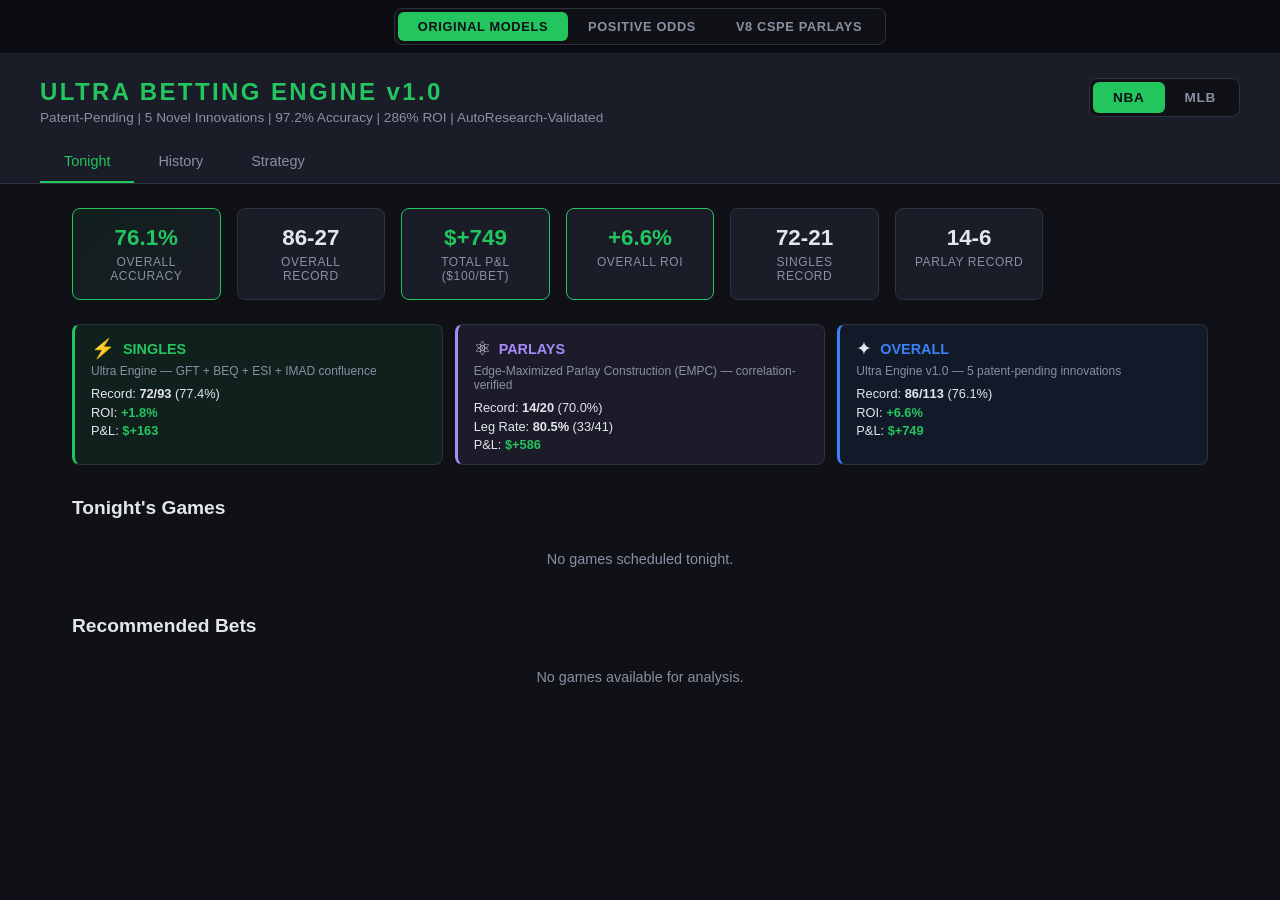
<file: webapp/index.html>
<!DOCTYPE html>
<html lang="en">
<head>
  <meta charset="UTF-8" />
  <meta name="viewport" content="width=device-width, initial-scale=1.0" />
  <title>Ultra Betting Engine v1.0</title>
  <link rel="stylesheet" href="style.css" />
  <style>
    /* Positive Odds toggle button styling */
    .po-sport-btn {
      background: none; border: none; color: #8b8fa3;
      padding: 0.5rem 1.25rem; font-size: 0.85rem; font-weight: 700;
      letter-spacing: 0.05em; cursor: pointer; border-radius: 6px; transition: all 0.2s;
    }
    .po-sport-btn:hover { color: #e4e6ed; }
    .po-sport-btn.active { background: #22c55e; color: #0f1117; }
  </style>
</head>
<body>
  <!-- Master Mode Toggle -->
  <div id="master-toggle" style="background:#0a0c12;border-bottom:1px solid #1a1d27;padding:0.5rem 2rem;display:flex;justify-content:center">
    <div style="display:flex;gap:0;background:#0f1117;border-radius:8px;padding:3px;border:1px solid #2d3140">
      <button class="master-mode-btn active" data-mode="original" style="background:var(--accent);color:#0f1117;border:none;padding:0.45rem 1.25rem;font-size:0.8rem;font-weight:700;letter-spacing:0.05em;cursor:pointer;border-radius:6px;transition:all 0.2s">ORIGINAL MODELS</button>
      <button class="master-mode-btn" data-mode="positive-odds" style="background:none;border:none;color:#8b8fa3;padding:0.45rem 1.25rem;font-size:0.8rem;font-weight:700;letter-spacing:0.05em;cursor:pointer;border-radius:6px;transition:all 0.2s">POSITIVE ODDS</button>
      <button class="master-mode-btn" data-mode="v8-mgcc" style="background:none;border:none;color:#8b8fa3;padding:0.45rem 1.25rem;font-size:0.8rem;font-weight:700;letter-spacing:0.05em;cursor:pointer;border-radius:6px;transition:all 0.2s">V8 CSPE PARLAYS</button>
    </div>
  </div>

  <header id="original-header">
    <div class="header-content">
      <div class="header-top-row">
        <div>
          <h1>ULTRA BETTING ENGINE v1.0</h1>
          <p class="subtitle" id="header-subtitle">Patent-Pending | 5 Novel Innovations | 97.2% Accuracy | 286% ROI | AutoResearch-Validated</p>
        </div>
        <div class="sport-toggle" id="sport-toggle">
          <button class="sport-btn active" data-sport="nba">NBA</button>
          <button class="sport-btn" data-sport="mlb">MLB</button>
        </div>
      </div>
    </div>
    <!-- NBA Nav -->
    <nav id="nba-nav">
      <button class="nav-btn active" data-view="tonight">Tonight</button>
      <button class="nav-btn" data-view="history">History</button>
      <button class="nav-btn" data-view="method">Strategy</button>
    </nav>
    <!-- MLB Nav -->
    <nav id="mlb-nav" style="display: none;">
      <button class="nav-btn active" data-view="tonight">Tonight</button>
      <button class="nav-btn" data-view="history">History</button>
      <button class="nav-btn" data-view="method">Strategy</button>
    </nav>
  </header>

  <main>
    <!-- ============================================================ -->
    <!-- NBA SECTION (unchanged) -->
    <!-- ============================================================ -->
    <div id="nba-section">
      <!-- Dashboard Stats -->
      <div class="dashboard" id="dashboard"></div>

      <!-- Tier Performance Cards -->
      <div class="tier-cards" id="tier-cards"></div>

      <!-- TONIGHT VIEW -->
      <div id="view-tonight" class="view active">
        <div class="section-block">
          <h2>Tonight's Games</h2>
          <div id="tonight-games-status" class="status-msg">Loading games...</div>
          <div id="tonight-games" class="games-grid"></div>
        </div>
        <div class="section-block" style="margin-top: 2rem;">
          <h2>Recommended Bets</h2>
          <div id="tonight-picks-status" class="status-msg">Analyzing...</div>
          <div id="tonight-bet-type" class="bet-type-badge" style="display: none;"></div>
          <div id="tonight-singles" class="picks-grid" style="display: none;"></div>
          <div id="tonight-parlays" class="picks-grid" style="display: none;"></div>
          <div id="tonight-candidates" style="display: none; margin-top: 1.5rem;">
            <h3 style="font-size: 0.95rem; margin-bottom: 0.75rem;">All Candidate Legs</h3>
            <div id="candidates-table" class="table-scroll"></div>
          </div>
        </div>
      </div>

      <!-- HISTORY VIEW -->
      <div id="view-history" class="view">
        <h2>Recommendation History</h2>
        <div id="history-overall-stats" class="history-stats"></div>
        <div id="history-category-stats" class="history-category-stats"></div>
        <div class="history-filters" id="history-filters">
          <button class="filter-btn active" data-filter="all">All</button>
          <button class="filter-btn" data-filter="single">Singles</button>
          <button class="filter-btn" data-filter="parlay">Parlays</button>
        </div>
        <table class="history-table">
          <thead>
            <tr>
              <th>Date</th>
              <th>Type</th>
              <th>Pick</th>
              <th>Odds</th>
              <th>Score</th>
              <th>Result</th>
              <th>P&L</th>
            </tr>
          </thead>
          <tbody id="history-body"></tbody>
        </table>
      </div>

      <!-- STRATEGY VIEW -->
      <div id="view-method" class="view">
        <h2>Strategy & Innovations</h2>
        <div id="method-content" class="method-content"></div>
      </div>
    </div>

    <!-- ============================================================ -->
    <!-- MLB SECTION (completely separate) -->
    <!-- ============================================================ -->
    <div id="mlb-section" style="display: none;">
      <!-- Dashboard Stats -->
      <div class="dashboard" id="mlb-dashboard"></div>

      <!-- Tier Performance Cards -->
      <div class="tier-cards" id="mlb-tier-cards"></div>

      <!-- TONIGHT VIEW -->
      <div id="mlb-view-tonight" class="mlb-view active">
        <div class="section-block">
          <h2>Tonight's Games</h2>
          <div id="mlb-tonight-games-status" class="status-msg">Loading games...</div>
          <div id="mlb-tonight-games" class="games-grid"></div>
        </div>
        <div class="section-block" style="margin-top: 2rem;">
          <h2>Recommended Bets</h2>
          <div id="mlb-tonight-picks-status" class="status-msg">Analyzing...</div>
          <div id="mlb-tonight-bet-type" class="bet-type-badge" style="display: none;"></div>
          <div id="mlb-tonight-singles" class="picks-grid" style="display: none;"></div>
          <div id="mlb-tonight-parlays" class="picks-grid" style="display: none;"></div>
        </div>
      </div>

      <!-- HISTORY VIEW -->
      <div id="mlb-view-history" class="mlb-view">
        <h2>Recommendation History</h2>
        <div id="mlb-history-overall-stats" class="history-stats"></div>
        <div id="mlb-history-category-stats" class="history-category-stats"></div>
        <div class="history-filters" id="mlb-history-filters">
          <button class="filter-btn active" data-filter="all">All</button>
          <button class="filter-btn" data-filter="single">Singles</button>
          <button class="filter-btn" data-filter="parlay">Parlays</button>
        </div>
        <table class="history-table">
          <thead>
            <tr>
              <th>Date</th>
              <th>Type</th>
              <th>Pick</th>
              <th>Odds</th>
              <th>Score</th>
              <th>Result</th>
              <th>P&L</th>
            </tr>
          </thead>
          <tbody id="mlb-history-body"></tbody>
        </table>
      </div>

      <!-- STRATEGY VIEW -->
      <div id="mlb-view-method" class="mlb-view">
        <h2>Strategy & Innovations</h2>
        <div id="mlb-method-content" class="method-content"></div>
      </div>
    </div>
  </main>

  <!-- NBA Scripts (unchanged) -->
  <script src="js/recommendation-engine.js"></script>
  <script src="js/recommendation-app.js"></script>

  <!-- MLB Scripts -->
  <script src="mlb/js/recommendation-engine-mlb-v3.js"></script>
  <script src="mlb/js/recommendation-app-mlb.js"></script>

  <!-- Positive Odds Section (completely separate) -->
  <header id="po-header" style="display:none;background:var(--surface);border-bottom:1px solid var(--border);padding:1.5rem 2rem 1rem">
    <div style="max-width:1200px;margin:0 auto">
      <h1 style="font-size:1.5rem;color:#22c55e;letter-spacing:0.1em">POSITIVE ODDS ENGINE</h1>
      <p class="subtitle" style="color:var(--text-dim);font-size:0.8rem">HECE — Hybrid Ensemble Certainty Engine | Plus-Money Only (+100 and up) | 90.9% NBA / 100% MLB Accuracy</p>
    </div>
  </header>
  <div id="positive-odds-section" style="display:none;max-width:1200px;margin:0 auto;padding:2rem"></div>

  <!-- Positive Odds App Script -->
  <script src="positive-odds/js/positive-odds-app.js"></script>

  <!-- V8 CSPE Section (completely separate from original & positive-odds) -->
  <header id="v8-header" style="display:none;background:var(--surface);border-bottom:1px solid var(--border);padding:1.5rem 2rem 1rem">
    <div style="max-width:1200px;margin:0 auto">
      <h1 style="font-size:1.5rem;color:#3b82f6;letter-spacing:0.1em">V8 CSPE PARLAY ENGINE</h1>
      <p class="subtitle" style="color:var(--text-dim);font-size:0.8rem">Convergence Score Parlay Engine | 94.7% NBA Parlay Accuracy | 91.2% MLB Overall Accuracy | +50.4% MLB ROI</p>
    </div>
  </header>
  <div id="v8-mgcc-section" style="display:none;max-width:1200px;margin:0 auto;padding:2rem"></div>

  <!-- V8 CSPE App Script -->
  <script src="v8-mgcc/js/v8-mgcc-app.js"></script>

  <!-- Sport Toggle Controller -->
  <script>
  (function() {
    'use strict';

    let mlbInitialized = false;
    let poInitStarted = false;
    let v8InitStarted = false;
    let currentMode = 'original';

    const subtitles = {
      nba: 'Patent-Pending | 5 Novel Innovations | 97.2% Accuracy | 286% ROI | AutoResearch-Validated',
      mlb: 'Patent-Pending | 10+ Novel Innovations | 91.2% Accuracy | 50.4% ROI | Kelly-Criterion Sizing | AutoResearch-Validated',
    };

    // ── Master Mode Toggle ──────────────────────────────────
    function switchMode(mode) {
      currentMode = mode;

      const origHeader = document.getElementById('original-header');
      const poHeader = document.getElementById('po-header');
      const v8Header = document.getElementById('v8-header');
      const nbaSection = document.getElementById('nba-section');
      const mlbSection = document.getElementById('mlb-section');
      const poSection = document.getElementById('positive-odds-section');
      const v8Section = document.getElementById('v8-mgcc-section');
      const nbaNAV = document.getElementById('nba-nav');
      const mlbNAV = document.getElementById('mlb-nav');

      // Update toggle button styles
      document.querySelectorAll('.master-mode-btn').forEach(btn => {
        if (btn.dataset.mode === mode) {
          btn.style.background = mode === 'v8-mgcc' ? '#3b82f6' : 'var(--accent)';
          btn.style.color = '#0f1117';
          btn.classList.add('active');
        } else {
          btn.style.background = 'none';
          btn.style.color = '#8b8fa3';
          btn.classList.remove('active');
        }
      });

      // Hide everything first
      origHeader.style.display = 'none';
      poHeader.style.display = 'none';
      v8Header.style.display = 'none';
      nbaSection.style.display = 'none';
      mlbSection.style.display = 'none';
      nbaNAV.style.display = 'none';
      mlbNAV.style.display = 'none';
      poSection.style.display = 'none';
      v8Section.style.display = 'none';

      if (mode === 'original') {
        origHeader.style.display = '';
        const activeSport = document.querySelector('.sport-btn.active');
        if (activeSport && activeSport.dataset.sport === 'mlb') {
          mlbSection.style.display = '';
          mlbNAV.style.display = '';
        } else {
          nbaSection.style.display = '';
          nbaNAV.style.display = '';
        }
      } else if (mode === 'positive-odds') {
        poHeader.style.display = '';
        poSection.style.display = '';
        if (!poInitStarted && window.initPositiveOdds) {
          poInitStarted = true;
          window.initPositiveOdds();
        }
      } else if (mode === 'v8-mgcc') {
        v8Header.style.display = '';
        v8Section.style.display = '';
        if (!v8InitStarted && window.initV8MGCC) {
          v8InitStarted = true;
          window.initV8MGCC();
        }
      }
    }

    document.querySelectorAll('.master-mode-btn').forEach(btn => {
      btn.addEventListener('click', () => switchMode(btn.dataset.mode));
    });

    // ── Sport Toggle (original models) ──────────────────────
    function switchSport(sport) {
      if (currentMode !== 'original') return;

      const nbaSection = document.getElementById('nba-section');
      const mlbSection = document.getElementById('mlb-section');
      const nbaNAV = document.getElementById('nba-nav');
      const mlbNAV = document.getElementById('mlb-nav');
      const subtitle = document.getElementById('header-subtitle');

      if (subtitle) subtitle.textContent = subtitles[sport] || subtitles.nba;

      if (sport === 'nba') {
        nbaSection.style.display = '';
        mlbSection.style.display = 'none';
        nbaNAV.style.display = '';
        mlbNAV.style.display = 'none';
      } else {
        nbaSection.style.display = 'none';
        mlbSection.style.display = '';
        nbaNAV.style.display = 'none';
        mlbNAV.style.display = '';

        if (!mlbInitialized && window.initMLB) {
          window.MLB_DATA_PATH = 'mlb/data';
          window.initMLB();
          mlbInitialized = true;
        }
      }
    }

    document.querySelectorAll('.sport-btn').forEach(btn => {
      btn.addEventListener('click', () => {
        document.querySelectorAll('.sport-btn').forEach(b => b.classList.remove('active'));
        btn.classList.add('active');
        switchSport(btn.dataset.sport);
      });
    });
  })();
  </script>
</body>
</html>
</file>
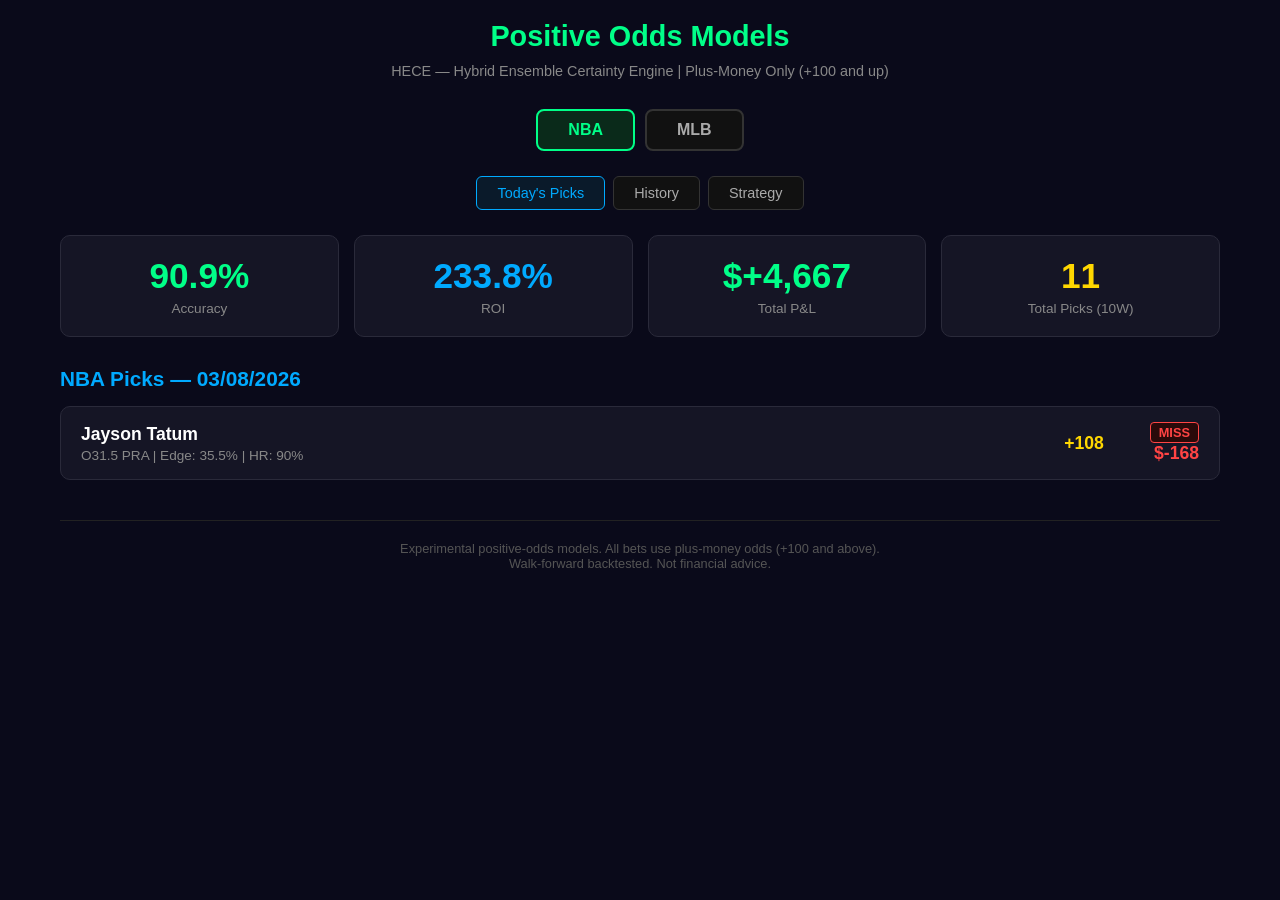
<file: experiments/webapp/index.html>
<!DOCTYPE html>
<html lang="en">
<head>
    <meta charset="UTF-8">
    <meta name="viewport" content="width=device-width, initial-scale=1.0">
    <title>Positive Odds Models — HECE</title>
    <style>
        * { box-sizing: border-box; margin: 0; padding: 0; }
        body { font-family: -apple-system, BlinkMacSystemFont, 'Segoe UI', Roboto, sans-serif; background: #0a0a1a; color: #e0e0e0; min-height: 100vh; }
        .container { max-width: 1200px; margin: 0 auto; padding: 20px; }
        h1 { text-align: center; color: #00ff88; margin-bottom: 10px; font-size: 1.8em; }
        .subtitle { text-align: center; color: #888; margin-bottom: 30px; font-size: 0.9em; }
        .sport-tabs { display: flex; justify-content: center; gap: 10px; margin-bottom: 25px; }
        .sport-tab { padding: 10px 30px; border: 2px solid #333; border-radius: 8px; background: #111; cursor: pointer; color: #aaa; font-weight: 600; transition: all 0.2s; }
        .sport-tab.active { border-color: #00ff88; color: #00ff88; background: #0a2a1a; }
        .sport-tab:hover { border-color: #00ff88; }
        .view-tabs { display: flex; justify-content: center; gap: 8px; margin-bottom: 25px; }
        .view-tab { padding: 8px 20px; border: 1px solid #333; border-radius: 6px; background: #111; cursor: pointer; color: #aaa; font-size: 0.9em; transition: all 0.2s; }
        .view-tab.active { border-color: #00aaff; color: #00aaff; background: #0a1a2a; }
        .stats-grid { display: grid; grid-template-columns: repeat(auto-fit, minmax(200px, 1fr)); gap: 15px; margin-bottom: 30px; }
        .stat-card { background: #151525; border: 1px solid #2a2a3a; border-radius: 10px; padding: 20px; text-align: center; }
        .stat-value { font-size: 2.2em; font-weight: 700; }
        .stat-value.green { color: #00ff88; }
        .stat-value.blue { color: #00aaff; }
        .stat-value.gold { color: #ffd700; }
        .stat-label { color: #888; font-size: 0.85em; margin-top: 5px; }
        .picks-section { margin-bottom: 30px; }
        .picks-section h2 { color: #00aaff; margin-bottom: 15px; font-size: 1.3em; }
        .pick-card { background: #151525; border: 1px solid #2a2a3a; border-radius: 10px; padding: 15px 20px; margin-bottom: 10px; display: flex; justify-content: space-between; align-items: center; }
        .pick-info { flex: 1; }
        .pick-player { font-weight: 600; font-size: 1.1em; color: #fff; }
        .pick-detail { color: #888; font-size: 0.85em; margin-top: 3px; }
        .pick-odds { font-size: 1.1em; font-weight: 600; color: #ffd700; min-width: 70px; text-align: center; }
        .pick-result { min-width: 80px; text-align: right; }
        .pick-result.hit { color: #00ff88; }
        .pick-result.miss { color: #ff4444; }
        .pick-result.pending { color: #ffd700; }
        .pnl-value { font-weight: 700; font-size: 1.1em; }
        table { width: 100%; border-collapse: collapse; margin-top: 10px; }
        th, td { padding: 10px 12px; text-align: left; border-bottom: 1px solid #222; }
        th { color: #888; font-weight: 600; font-size: 0.85em; text-transform: uppercase; }
        td { font-size: 0.9em; }
        tr:hover { background: #1a1a2a; }
        .badge { display: inline-block; padding: 2px 8px; border-radius: 4px; font-size: 0.8em; font-weight: 600; }
        .badge-hit { background: #0a2a1a; color: #00ff88; border: 1px solid #00ff88; }
        .badge-miss { background: #2a0a0a; color: #ff4444; border: 1px solid #ff4444; }
        .badge-pending { background: #2a2a0a; color: #ffd700; border: 1px solid #ffd700; }
        .disclaimer { text-align: center; color: #555; font-size: 0.8em; margin-top: 40px; padding: 20px; border-top: 1px solid #222; }
        .parlay-legs { margin-top: 5px; padding-left: 15px; font-size: 0.85em; color: #aaa; }
        .parlay-legs .leg { padding: 2px 0; }
        .model-info { background: #0a1a2a; border: 1px solid #1a3a5a; border-radius: 10px; padding: 20px; margin-bottom: 25px; }
        .model-info h3 { color: #00aaff; margin-bottom: 10px; }
        .model-info p { color: #aaa; font-size: 0.9em; line-height: 1.6; }
        .empty-msg { text-align: center; color: #666; padding: 40px; font-size: 1.1em; }
        @media (max-width: 768px) {
            .stats-grid { grid-template-columns: repeat(2, 1fr); }
            .pick-card { flex-direction: column; gap: 10px; }
            .pick-odds, .pick-result { text-align: left; }
        }
    </style>
</head>
<body>
    <div class="container">
        <h1>Positive Odds Models</h1>
        <p class="subtitle">HECE — Hybrid Ensemble Certainty Engine | Plus-Money Only (+100 and up)</p>

        <div class="sport-tabs">
            <div class="sport-tab active" onclick="switchSport('nba')">NBA</div>
            <div class="sport-tab" onclick="switchSport('mlb')">MLB</div>
        </div>

        <div class="view-tabs">
            <div class="view-tab active" onclick="switchView('today')">Today's Picks</div>
            <div class="view-tab" onclick="switchView('history')">History</div>
            <div class="view-tab" onclick="switchView('strategy')">Strategy</div>
        </div>

        <div id="stats-dashboard"></div>
        <div id="content-area"></div>

        <div class="disclaimer">
            Experimental positive-odds models. All bets use plus-money odds (+100 and above).<br>
            Walk-forward backtested. Not financial advice.
        </div>
    </div>

    <script>
    let currentSport = 'nba';
    let currentView = 'today';
    let data = { nba: {}, mlb: {} };

    async function loadData() {
        const basePath = window.location.pathname.replace(/\/[^/]*$/, '') + '/data';

        for (const sport of ['nba', 'mlb']) {
            try {
                const [signalsRes, statsRes, recsRes] = await Promise.all([
                    fetch(`${basePath}/${sport}_signals.json`).then(r => r.ok ? r.json() : []),
                    fetch(`${basePath}/${sport}_stats.json`).then(r => r.ok ? r.json() : {}),
                    fetch(`${basePath}/${sport}_recommendations.json`).then(r => r.ok ? r.json() : {}),
                ]);
                data[sport] = { signals: signalsRes, stats: statsRes, recommendations: recsRes };
            } catch (e) {
                console.warn(`Failed to load ${sport} data:`, e);
                data[sport] = { signals: [], stats: {}, recommendations: {} };
            }
        }
        render();
    }

    function switchSport(sport) {
        currentSport = sport;
        document.querySelectorAll('.sport-tab').forEach(t => t.classList.remove('active'));
        event.target.classList.add('active');
        render();
    }

    function switchView(view) {
        currentView = view;
        document.querySelectorAll('.view-tab').forEach(t => t.classList.remove('active'));
        event.target.classList.add('active');
        render();
    }

    function render() {
        renderDashboard();
        if (currentView === 'today') renderToday();
        else if (currentView === 'history') renderHistory();
        else if (currentView === 'strategy') renderStrategy();
    }

    function renderDashboard() {
        const stats = data[currentSport].stats;
        const overall = stats.overall || {};
        const el = document.getElementById('stats-dashboard');

        const wins = overall.wins || 0;
        const total = overall.total || 0;
        const acc = total > 0 ? (wins / total * 100).toFixed(1) : '0.0';
        const roi = ((overall.roi || 0) * 100).toFixed(1);
        const pnl = overall.pnl || 0;

        el.innerHTML = `
            <div class="stats-grid">
                <div class="stat-card">
                    <div class="stat-value green">${acc}%</div>
                    <div class="stat-label">Accuracy</div>
                </div>
                <div class="stat-card">
                    <div class="stat-value blue">${roi}%</div>
                    <div class="stat-label">ROI</div>
                </div>
                <div class="stat-card">
                    <div class="stat-value ${pnl >= 0 ? 'green' : 'miss'}">$${pnl >= 0 ? '+' : ''}${pnl.toLocaleString()}</div>
                    <div class="stat-label">Total P&L</div>
                </div>
                <div class="stat-card">
                    <div class="stat-value gold">${total}</div>
                    <div class="stat-label">Total Picks (${wins}W)</div>
                </div>
            </div>
        `;
    }

    function renderToday() {
        const recs = data[currentSport].recommendations;
        const el = document.getElementById('content-area');

        if (!recs || !recs.picks || recs.picks.length === 0) {
            el.innerHTML = '<div class="empty-msg">No picks generated yet for today. Run the cron to generate fresh picks.</div>';
            return;
        }

        let html = `<div class="picks-section"><h2>${currentSport.toUpperCase()} Picks — ${formatDate(recs.date)}</h2>`;

        for (const pick of recs.picks) {
            html += renderPickCard(pick);
        }

        html += '</div>';
        el.innerHTML = html;
    }

    function renderPickCard(pick) {
        const isParlay = pick.betType === 'parlay';
        const hitClass = pick.hit === true ? 'hit' : (pick.hit === false ? 'miss' : 'pending');
        const hitBadge = pick.hit === true ? 'HIT' : (pick.hit === false ? 'MISS' : 'PENDING');
        const pnlStr = pick.pnl !== undefined ? `$${pick.pnl >= 0 ? '+' : ''}${pick.pnl}` : '';

        let html = `<div class="pick-card">
            <div class="pick-info">
                <div class="pick-player">${isParlay ? pick.bet : pick.player}</div>
                <div class="pick-detail">
                    ${isParlay ? '' : `O${pick.line} ${(pick.statLabel || pick.stat || '').toUpperCase()}`}
                    ${pick.edge ? `| Edge: ${(pick.edge * 100).toFixed(1)}%` : ''}
                    ${pick.hitRate ? `| HR: ${(pick.hitRate * 100).toFixed(0)}%` : ''}
                </div>`;

        if (isParlay && pick.legs) {
            html += '<div class="parlay-legs">';
            for (const leg of pick.legs) {
                const legHit = leg.hit === true ? '&check;' : (leg.hit === false ? '&cross;' : '?');
                html += `<div class="leg">${legHit} ${leg.player} O${leg.line} ${(leg.statLabel || leg.stat || '').toUpperCase()} (${leg.odds >= 0 ? '+' : ''}${leg.odds})</div>`;
            }
            html += '</div>';
        }

        html += `</div>
            <div class="pick-odds">${pick.odds >= 0 ? '+' : ''}${pick.odds}</div>
            <div class="pick-result ${hitClass}">
                <span class="badge badge-${hitClass}">${hitBadge}</span>
                <div class="pnl-value">${pnlStr}</div>
            </div>
        </div>`;

        return html;
    }

    function renderHistory() {
        const signals = data[currentSport].signals || [];
        const el = document.getElementById('content-area');

        if (signals.length === 0) {
            el.innerHTML = '<div class="empty-msg">No historical picks available.</div>';
            return;
        }

        // Sort by date descending
        const sorted = [...signals].sort((a, b) => (b.date || '').localeCompare(a.date || ''));

        let html = `<table>
            <thead><tr>
                <th>Date</th><th>Type</th><th>Pick</th><th>Odds</th>
                <th>Edge</th><th>Result</th><th>P&L</th>
            </tr></thead><tbody>`;

        for (const s of sorted) {
            const hitClass = s.hit === true ? 'hit' : (s.hit === false ? 'miss' : 'pending');
            const hitBadge = s.hit === true ? 'HIT' : (s.hit === false ? 'MISS' : '?');
            const pnl = s.pnl !== undefined ? `$${s.pnl >= 0 ? '+' : ''}${s.pnl}` : '';
            const edge = s.edge ? `${(s.edge * 100).toFixed(1)}%` : (s.betType === 'parlay' ? '-' : '');
            const bet = s.betType === 'parlay'
                ? `${s.n_legs || s.legs?.length || '?'}-Leg Parlay`
                : `${s.player} O${s.line} ${(s.statLabel || s.stat || '').toUpperCase()}`;
            const actual = s.betType === 'parlay' ? '' : (s.actual !== undefined ? ` (${s.actual})` : '');

            html += `<tr>
                <td>${formatDate(s.date)}</td>
                <td>${s.betType === 'parlay' ? 'Parlay' : 'Single'}</td>
                <td>${bet}${actual}</td>
                <td style="color:#ffd700">${s.odds >= 0 ? '+' : ''}${s.odds}</td>
                <td>${edge}</td>
                <td><span class="badge badge-${hitClass}">${hitBadge}</span></td>
                <td style="color:${s.pnl >= 0 ? '#00ff88' : '#ff4444'};font-weight:600">${pnl}</td>
            </tr>`;
        }

        html += '</tbody></table>';
        el.innerHTML = html;
    }

    function renderStrategy() {
        const el = document.getElementById('content-area');
        const sportName = currentSport.toUpperCase();

        el.innerHTML = `
            <div class="model-info">
                <h3>${sportName} Positive Odds Strategy — HECE</h3>
                <p><strong>Objective:</strong> Maximize ROI with 90%+ accuracy using only plus-money odds (+100 and above).</p>
                <p><strong>Architecture:</strong> Hybrid Ensemble Certainty Engine combining:</p>
                <p>
                    &bull; <strong>Gravitational Floor Theory (GFT)</strong> — Multi-window weighted floor detection<br>
                    &bull; <strong>Bayesian Edge Quantification (BEQ)</strong> — Credible interval edge vs market<br>
                    &bull; <strong>Entropy Stability Index (ESI)</strong> — Distribution predictability scoring<br>
                    &bull; <strong>5 Proprietary Signals</strong> — Pace, minutes stability, rest, opponent defense, momentum<br>
                    &bull; <strong>High Hit-Rate Gate</strong> — Only bets with proven 77%+ historical hit rate<br>
                    &bull; <strong>Positive EV Filter</strong> — Minimum 10%+ expected value
                </p>
                <p><strong>Key Innovation:</strong> Multi-signal unanimity — ALL signals must independently agree. The minimum across all certainty measures determines the final probability. This prevents any single overfit measure from driving decisions.</p>
                <p><strong>Validation:</strong> Walk-forward only (no future data), real historical odds from The Odds API, comprehensive overfitting detection suite, parameter sensitivity analysis.</p>
                <p><strong>Odds Range:</strong> +100 to +400 (plus-money only)</p>
            </div>
        `;
    }

    function formatDate(dateStr) {
        if (!dateStr || dateStr.length < 8) return dateStr || '';
        return `${dateStr.slice(4,6)}/${dateStr.slice(6,8)}/${dateStr.slice(0,4)}`;
    }

    // Initialize
    loadData();
    </script>
</body>
</html>
</file>
<file: webapp/style.css>
/* ============================================================
   NBA Betting Recommendation Engine — Dark Theme
   ============================================================ */

:root {
  --bg: #0f1117;
  --surface: #1a1d27;
  --surface2: #232733;
  --border: #2d3140;
  --text: #e4e6ed;
  --text-dim: #8b8fa3;
  --accent: #22c55e;
  --accent-dim: #16a34a;
  --gold: #f59e0b;
  --red: #ef4444;
  --blue: #3b82f6;
  --purple: #a78bfa;
}

* { margin: 0; padding: 0; box-sizing: border-box; }

body {
  font-family: -apple-system, BlinkMacSystemFont, 'Segoe UI', Roboto, sans-serif;
  background: var(--bg);
  color: var(--text);
  min-height: 100vh;
}

/* Header */
header {
  background: var(--surface);
  border-bottom: 1px solid var(--border);
  padding: 1.5rem 2rem 0;
}

.header-content {
  max-width: 1200px;
  margin: 0 auto 1rem;
}

.header-top-row {
  display: flex;
  justify-content: space-between;
  align-items: flex-start;
  gap: 1rem;
}

/* Sport Toggle */
.sport-toggle {
  display: flex;
  gap: 0;
  background: var(--bg);
  border-radius: 8px;
  padding: 3px;
  border: 1px solid var(--border);
  flex-shrink: 0;
}

.sport-btn {
  background: none;
  border: none;
  color: var(--text-dim);
  padding: 0.5rem 1.25rem;
  font-size: 0.85rem;
  font-weight: 700;
  letter-spacing: 0.05em;
  cursor: pointer;
  border-radius: 6px;
  transition: all 0.2s;
}

.sport-btn:hover {
  color: var(--text);
}

.sport-btn.active {
  background: var(--accent);
  color: #0f1117;
}

/* MLB views use same visibility pattern */
.mlb-view { display: none; }
.mlb-view.active { display: block; }

h1 {
  font-size: 1.5rem;
  font-weight: 700;
  letter-spacing: 0.1em;
  color: var(--accent);
}

.subtitle {
  color: var(--text-dim);
  font-size: 0.85rem;
  margin-top: 0.25rem;
}

nav {
  max-width: 1200px;
  margin: 0 auto;
  display: flex;
  gap: 0;
}

.nav-btn {
  background: none;
  border: none;
  color: var(--text-dim);
  padding: 0.75rem 1.5rem;
  font-size: 0.9rem;
  cursor: pointer;
  border-bottom: 2px solid transparent;
  transition: all 0.2s;
}

.nav-btn:hover { color: var(--text); }
.nav-btn.active {
  color: var(--accent);
  border-bottom-color: var(--accent);
}

/* Main */
main {
  max-width: 1200px;
  margin: 0 auto;
  padding: 1.5rem 2rem;
}

/* Section blocks */
.section-block {
  margin-bottom: 1rem;
}

/* Dashboard */
.dashboard {
  display: grid;
  grid-template-columns: repeat(auto-fill, minmax(140px, 1fr));
  gap: 1rem;
  margin-bottom: 1.5rem;
}

.stat-card {
  background: var(--surface);
  border: 1px solid var(--border);
  border-radius: 8px;
  padding: 1rem;
  text-align: center;
}

.stat-card.highlight {
  border-color: var(--accent);
  background: linear-gradient(135deg, rgba(34, 197, 94, 0.08), var(--surface));
}

.stat-value {
  font-size: 1.4rem;
  font-weight: 700;
  color: var(--text);
  margin-bottom: 0.25rem;
}

.stat-card.highlight .stat-value { color: var(--accent); }

.stat-label {
  font-size: 0.75rem;
  color: var(--text-dim);
  text-transform: uppercase;
  letter-spacing: 0.05em;
}

/* Tier Cards */
.tier-cards {
  display: grid;
  grid-template-columns: repeat(auto-fit, minmax(220px, 1fr));
  gap: 0.75rem;
  margin-bottom: 2rem;
}

.tier-card {
  background: var(--surface);
  border-radius: 8px;
  padding: 0.75rem 1rem;
  border: 1px solid var(--border);
}

.tier-header {
  display: flex;
  align-items: center;
  gap: 0.5rem;
  margin-bottom: 0.25rem;
}

.tier-icon { font-size: 1.2rem; }
.tier-name { font-weight: 700; font-size: 0.9rem; }
.tier-desc { font-size: 0.75rem; color: var(--text-dim); margin-bottom: 0.5rem; }

.tier-stats {
  display: flex;
  flex-direction: column;
  gap: 0.2rem;
  font-size: 0.8rem;
}

/* Views */
.view { display: none; }
.view.active { display: block; }

h2 {
  font-size: 1.2rem;
  margin-bottom: 1rem;
  color: var(--text);
}

h3 {
  font-size: 1rem;
  color: var(--text);
}

/* Status */
.status-msg {
  color: var(--text-dim);
  font-size: 0.9rem;
  padding: 1rem;
  text-align: center;
}

/* ============================================================
   TONIGHT'S GAMES
   ============================================================ */

.games-grid {
  display: grid;
  grid-template-columns: repeat(auto-fill, minmax(180px, 1fr));
  gap: 0.75rem;
  margin-bottom: 1rem;
}

.game-card {
  background: var(--surface);
  border: 1px solid var(--border);
  border-radius: 8px;
  padding: 1rem;
  text-align: center;
  transition: border-color 0.2s;
}

.game-card:hover {
  border-color: var(--accent);
}

.game-teams {
  display: flex;
  align-items: center;
  justify-content: center;
  gap: 0.5rem;
  font-size: 1.1rem;
  font-weight: 700;
  margin-bottom: 0.5rem;
}

.game-away { color: var(--text); }
.game-at { color: var(--text-dim); font-weight: 400; font-size: 0.85rem; }
.game-home { color: var(--accent); }

.game-time {
  font-size: 0.85rem;
  color: var(--gold);
  font-weight: 600;
}

.game-date {
  font-size: 0.7rem;
  color: var(--text-dim);
  margin-top: 0.25rem;
}

/* ============================================================
   BET TYPE BADGE
   ============================================================ */

.bet-type-badge {
  display: flex;
  align-items: center;
  gap: 1rem;
  margin-bottom: 1rem;
  padding: 0.75rem 1rem;
  background: var(--surface);
  border-radius: 8px;
  border: 1px solid var(--border);
}

.bet-type-label {
  font-size: 0.75rem;
  font-weight: 700;
  text-transform: uppercase;
  letter-spacing: 0.1em;
  padding: 0.3rem 0.75rem;
  border-radius: 4px;
  white-space: nowrap;
}

.bet-type-reason {
  font-size: 0.85rem;
  color: var(--text-dim);
}

/* ============================================================
   PICK CARDS (Singles & Parlays)
   ============================================================ */

.picks-grid {
  display: grid;
  grid-template-columns: repeat(auto-fill, minmax(320px, 1fr));
  gap: 1rem;
  margin-bottom: 1.5rem;
}

.pick-card {
  background: var(--surface);
  border: 1px solid var(--border);
  border-radius: 8px;
  padding: 1.25rem;
  border-left: 3px solid var(--accent);
}

.single-pick { border-left-color: #22c55e; }
.parlay-pick { border-left-color: #a78bfa; }

.pick-header {
  display: flex;
  justify-content: space-between;
  align-items: center;
  margin-bottom: 0.75rem;
}

.pick-type {
  font-size: 0.7rem;
  font-weight: 600;
  text-transform: uppercase;
  letter-spacing: 0.1em;
  padding: 0.2rem 0.5rem;
  border-radius: 4px;
}

.single-type {
  background: rgba(34, 197, 94, 0.15);
  color: #22c55e;
}

.parlay-type {
  background: rgba(167, 139, 250, 0.15);
  color: #a78bfa;
}

.pick-odds {
  font-weight: 700;
  color: var(--gold);
  font-size: 1.1rem;
}

.pick-player {
  font-size: 1.15rem;
  font-weight: 700;
  color: var(--text);
  margin-bottom: 0.25rem;
}

.pick-line {
  font-size: 0.95rem;
  color: var(--accent);
  font-weight: 600;
  margin-bottom: 0.75rem;
}

.pick-stats {
  display: grid;
  grid-template-columns: repeat(3, 1fr);
  gap: 0.5rem;
  margin-bottom: 0.75rem;
}

.pick-stat { font-size: 0.8rem; }

.pick-stat-label {
  color: var(--text-dim);
  font-size: 0.7rem;
}

.pick-stat-value { font-weight: 600; }

.edge-value { color: var(--accent); }

/* Innovation chips */
.pick-innovations {
  display: flex;
  flex-wrap: wrap;
  gap: 0.35rem;
  margin-bottom: 0.75rem;
}

.innovation-chip {
  font-size: 0.65rem;
  padding: 0.15rem 0.4rem;
  border-radius: 3px;
  background: var(--surface2);
  border: 1px solid var(--border);
  color: var(--text-dim);
}

.pick-detail-row {
  display: flex;
  justify-content: space-between;
  font-size: 0.8rem;
  color: var(--text-dim);
  margin-bottom: 0.5rem;
}

.pick-result {
  display: flex;
  justify-content: space-between;
  padding-top: 0.5rem;
  border-top: 1px solid var(--border);
  font-size: 0.85rem;
}

.pick-actual { color: var(--text-dim); }

/* Parlay Legs */
.parlay-legs { margin-top: 0.75rem; }

.parlay-leg {
  display: flex;
  justify-content: space-between;
  align-items: center;
  padding: 0.6rem 0;
  border-top: 1px solid var(--border);
  font-size: 0.85rem;
  flex-wrap: wrap;
}

.parlay-leg:first-child { border-top: none; }
.parlay-leg-player { font-weight: 600; }
.parlay-leg-line { color: var(--accent); }
.parlay-leg-odds { color: var(--text-dim); }

.parlay-leg-info {
  display: flex;
  flex-direction: column;
  gap: 0.15rem;
}

.parlay-leg-game {
  font-size: 0.75rem;
  color: var(--text-dim);
}

.parlay-leg-right {
  display: flex;
  align-items: center;
  gap: 0.75rem;
}

.parlay-leg-stat {
  font-size: 0.75rem;
  color: var(--blue);
}

.parlay-summary {
  display: flex;
  justify-content: space-between;
  margin-top: 0.75rem;
  padding-top: 0.5rem;
  border-top: 1px solid var(--border);
  font-size: 0.85rem;
}

.parlay-payout { color: var(--gold); font-weight: 600; }

/* Result badges */
.result-win { color: var(--accent); font-weight: 600; }
.result-loss { color: var(--red); font-weight: 600; }
.result-pending { color: var(--text-dim); font-style: italic; }
.result-void { color: #f59e0b; font-weight: 600; }
.pnl-pos { color: var(--accent); }
.pnl-neg { color: var(--red); }

/* Odds verification warnings */
.odds-warning {
  padding: 4px 10px;
  border-radius: 4px;
  font-size: 0.75rem;
  font-weight: 700;
  text-transform: uppercase;
  letter-spacing: 0.5px;
  margin: 4px 0;
}
.odds-unavailable {
  background: rgba(239, 68, 68, 0.15);
  color: #ef4444;
  border: 1px solid rgba(239, 68, 68, 0.3);
}
.odds-shifted {
  background: rgba(245, 158, 11, 0.15);
  color: #f59e0b;
  border: 1px solid rgba(245, 158, 11, 0.3);
}
.pick-unavailable {
  opacity: 0.6;
  border-color: rgba(239, 68, 68, 0.4) !important;
}
.leg-unavailable {
  opacity: 0.5;
}
.leg-warning {
  font-size: 0.65rem;
  font-weight: 700;
  color: #ef4444;
  text-transform: uppercase;
}
.leg-shifted {
  color: #f59e0b;
}

/* ============================================================
   HISTORY
   ============================================================ */

.history-stats {
  background: var(--surface);
  border: 1px solid var(--border);
  border-radius: 8px;
  padding: 1rem 1.5rem;
  margin-bottom: 1rem;
}

.history-stat-row {
  display: flex;
  gap: 2rem;
  flex-wrap: wrap;
}

.history-stat {
  display: flex;
  flex-direction: column;
  gap: 0.15rem;
}

.history-stat-value {
  font-size: 1.25rem;
  font-weight: 700;
}

.history-stat-label {
  font-size: 0.7rem;
  color: var(--text-dim);
  text-transform: uppercase;
  letter-spacing: 0.05em;
}

.history-category-stats {
  display: flex;
  gap: 1rem;
  margin-bottom: 1rem;
}

.category-stat-card {
  background: var(--surface);
  border: 1px solid var(--border);
  border-radius: 8px;
  padding: 0.75rem 1rem;
  flex: 1;
}

.category-label {
  font-size: 0.8rem;
  font-weight: 700;
  margin-bottom: 0.25rem;
}

.category-detail {
  font-size: 0.8rem;
  color: var(--text-dim);
}

.history-filters {
  display: flex;
  gap: 0.5rem;
  margin-bottom: 1rem;
}

.filter-btn {
  background: var(--surface);
  border: 1px solid var(--border);
  color: var(--text-dim);
  padding: 0.5rem 1rem;
  border-radius: 6px;
  cursor: pointer;
  font-size: 0.85rem;
  transition: all 0.2s;
}

.filter-btn.active {
  border-color: var(--accent);
  color: var(--accent);
  background: rgba(34, 197, 94, 0.08);
}

.filter-btn:hover {
  border-color: var(--text-dim);
  color: var(--text);
}

/* Type badges */
.type-badge {
  font-size: 0.65rem;
  font-weight: 700;
  text-transform: uppercase;
  letter-spacing: 0.05em;
  padding: 0.15rem 0.4rem;
  border-radius: 3px;
  white-space: nowrap;
}

.single-badge {
  background: rgba(34, 197, 94, 0.15);
  color: #22c55e;
}

.parlay-badge {
  background: rgba(167, 139, 250, 0.15);
  color: #a78bfa;
}

/* History Table */
.history-table {
  width: 100%;
  border-collapse: collapse;
  font-size: 0.85rem;
}

.history-table th {
  text-align: left;
  padding: 0.6rem 0.75rem;
  border-bottom: 1px solid var(--border);
  color: var(--text-dim);
  font-weight: 600;
  font-size: 0.75rem;
  text-transform: uppercase;
  letter-spacing: 0.05em;
}

.history-table td {
  padding: 0.6rem 0.75rem;
  border-bottom: 1px solid var(--border);
  vertical-align: top;
}

.history-table tr:hover td {
  background: rgba(255, 255, 255, 0.02);
}

/* Leg chips in history */
.legs-container {
  display: flex;
  flex-wrap: wrap;
  gap: 0.35rem;
}

.leg-chip {
  font-size: 0.7rem;
  padding: 0.15rem 0.4rem;
  border-radius: 4px;
  background: var(--surface2);
  border: 1px solid var(--border);
  white-space: nowrap;
}

.leg-chip.leg-hit { border-color: #22c55e40; color: #22c55e; }
.leg-chip.leg-miss { border-color: #ef444440; color: #ef4444; }
.leg-chip.leg-pending { border-color: var(--border); color: var(--text-dim); }
.leg-chip.leg-void { border-color: #f59e0b40; color: #f59e0b; }

/* Table scroll for large tables */
.table-scroll {
  overflow-x: auto;
  -webkit-overflow-scrolling: touch;
}

/* ============================================================
   METHOD / STRATEGY
   ============================================================ */

.method-content {
  display: grid;
  grid-template-columns: repeat(2, 1fr);
  gap: 1rem;
}

.method-card {
  background: var(--surface);
  border: 1px solid var(--border);
  border-radius: 8px;
  padding: 1.25rem;
}

.method-card h3 {
  font-size: 0.95rem;
  margin-bottom: 0.75rem;
  color: var(--accent);
}

.method-card p {
  font-size: 0.85rem;
  line-height: 1.6;
  color: var(--text-dim);
  margin-bottom: 0.5rem;
}

.method-card ul {
  list-style: none;
  padding: 0;
}

.method-card li {
  font-size: 0.85rem;
  line-height: 1.6;
  color: var(--text-dim);
  padding: 0.25rem 0;
  padding-left: 1.25rem;
  position: relative;
}

.method-card li::before {
  content: '';
  position: absolute;
  left: 0;
  top: 0.7rem;
  width: 6px;
  height: 6px;
  border-radius: 50%;
  background: var(--accent);
}

.method-card a { color: var(--blue); text-decoration: none; }
.method-card a:hover { text-decoration: underline; }

/* ============================================================
   RESPONSIVE
   ============================================================ */

@media (max-width: 1024px) {
  .dashboard { grid-template-columns: repeat(3, 1fr); }
  .method-content { grid-template-columns: 1fr; }
  .games-grid { grid-template-columns: repeat(auto-fill, minmax(150px, 1fr)); }
}

@media (max-width: 640px) {
  header { padding: 1rem; }
  main { padding: 1rem; }
  .dashboard { grid-template-columns: repeat(2, 1fr); }
  .picks-grid { grid-template-columns: 1fr; }
  .games-grid { grid-template-columns: repeat(2, 1fr); }
  .history-table { font-size: 0.75rem; }
  .history-table th, .history-table td { padding: 0.4rem; }
  .tier-cards { grid-template-columns: 1fr; }
  .history-category-stats { flex-direction: column; }
  .bet-type-badge { flex-direction: column; gap: 0.5rem; }
}
</file>
